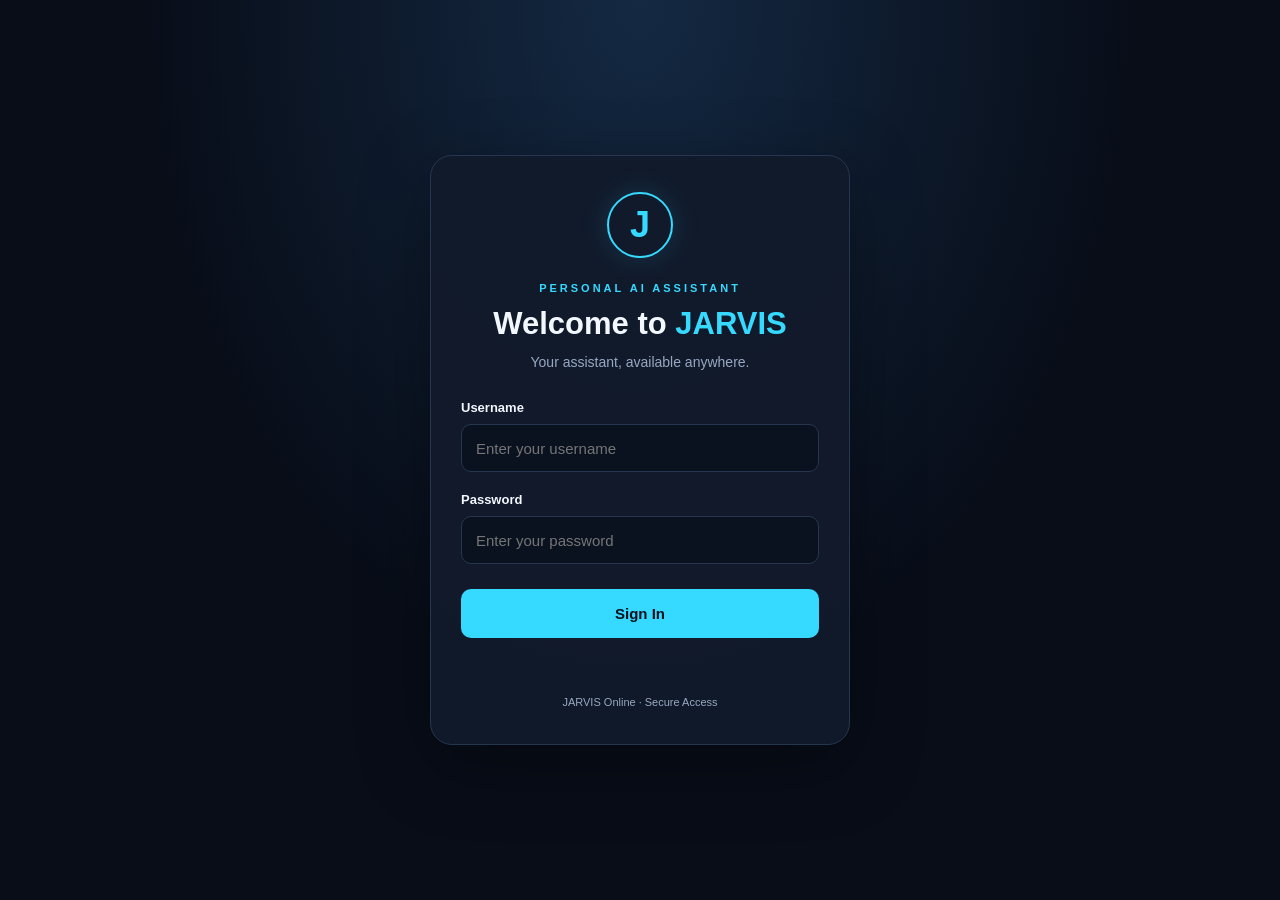
<file: frontend-online/index.html>
<!DOCTYPE html>
<html lang="en">
<head>
    <meta charset="UTF-8">
    <meta name="viewport" content="width=device-width, initial-scale=1.0">
    <meta name="theme-color" content="#080d18">
    <title>JARVIS Online | Login</title>
    <link rel="stylesheet" href="style.css">
</head>
<body>
    <main
    class="login-container">
        <div class="logo">J</div>

        <p class="eyebrow">PERSONAL AI ASSISTANT</p>
        <h1>Welcome to <span>JARVIS</span></h1>
        <p class="subtitle">Your assistant, available anywhere.</p>

        <form id="loginForm">
            <label for="username">Username</label>
            <input
                id="username"
                name="username"
                type="text"
                placeholder="Enter your username"
                autocomplete="username"
                required
            >

            <label for="password">Password</label>
            <input
                id="password"
                name="password"
                type="password"
                placeholder="Enter your password"
                autocomplete="current-password"
                required
            >

            <button id="loginButton" type="submit">Sign In</button>
            <p id="message" role="status" aria-live="polite"></p>
        </form>

        <p class="footer">JARVIS Online · Secure Access</p></main>
        <script src="script.js"></script>
</body>
</html>
</file>
<file: frontend-online/style.css>
* {
    box-sizing: border-box;
    margin: 0;
    padding: 0;
}

:root {
    color-scheme: dark;
    --background: #080d18;
    --panel: #111a2b;
    --accent: #36d9ff;
    --text: #f3f7ff;
    --muted: #98a8c2;
    --border: #263650;
}

body {
    min-height: 100vh;
    min-height: 100dvh;
    display: flex;
    justify-content: center;
    align-items: center;
    padding: 24px;
    background:
        radial-gradient(ellipse at top, #142943 0%, transparent 55%),
        var(--background);
    color: var(--text);
    font-family: "Segoe UI", Arial, sans-serif;
}

.login-container {
    width: 100%;
    max-width: 420px;
    padding: 36px 30px;
    background: rgba(17, 26, 43, 0.94);
    border: 1px solid var(--border);
    border-radius: 22px;
    box-shadow: 0 20px 70px rgba(0, 0, 0, 0.35);
}

.logo {
    width: 66px;
    height: 66px;
    display: grid;
    place-items: center;
    margin: 0 auto 24px;
    border: 2px solid var(--accent);
    border-radius: 50%;
    color: var(--accent);
    font-size: 36px;
    font-weight: 700;
    box-shadow: 0 0 28px rgba(54, 217, 255, 0.15);
}

.eyebrow {
    text-align: center;
    color: var(--accent);
    font-size: 11px;
    letter-spacing: 3px;
    font-weight: 700;
}

h1 {
    margin-top: 12px;
    text-align: center;
    font-size: clamp(25px, 6vw, 31px);
}

h1 span {
    color: var(--accent);
}

.subtitle {
    margin: 12px 0 30px;
    color: var(--muted);
    text-align: center;
    font-size: 14px;
}

form {
    display: flex;
    flex-direction: column;
}

label {
    margin: 0 0 9px;
    font-size: 13px;
    font-weight: 600;
}

input {
    width: 100%;
    min-height: 48px;
    margin-bottom: 20px;
    padding: 13px 14px;
    border: 1px solid var(--border);
    border-radius: 10px;
    outline: none;
    background: #0a1220;
    color: var(--text);
    font-size: 15px;
}

input:focus {
    border-color: var(--accent);
    box-shadow: 0 0 0 3px rgba(54, 217, 255, 0.1);
}

button {
    min-height: 49px;
    margin-top: 5px;
    border: none;
    border-radius: 10px;
    background: var(--accent);
    color: #06111c;
    font-size: 15px;
    font-weight: 700;
    cursor: pointer;
    transition: opacity 0.2s, transform 0.2s;
}

button:hover {
    opacity: 0.9;
    transform: translateY(-1px);
}

button:disabled {
    cursor: wait;
    opacity: 0.6;
    transform: none;
}

#message {
    min-height: 22px;
    margin-top: 16px;
    text-align: center;
    font-size: 13px;
    overflow-wrap: anywhere;
}

#message.error {
    color: #ff8585;
}

#message.success {
    color: #76f0b0;
}

.footer {
    margin-top: 20px;
    color: var(--muted);
    text-align: center;
    font-size: 11px;
}

@media (max-width: 420px) {
    body {
        padding: 16px;
    }

    .login-container {
        padding: 30px 22px;
    }
}
</file>
